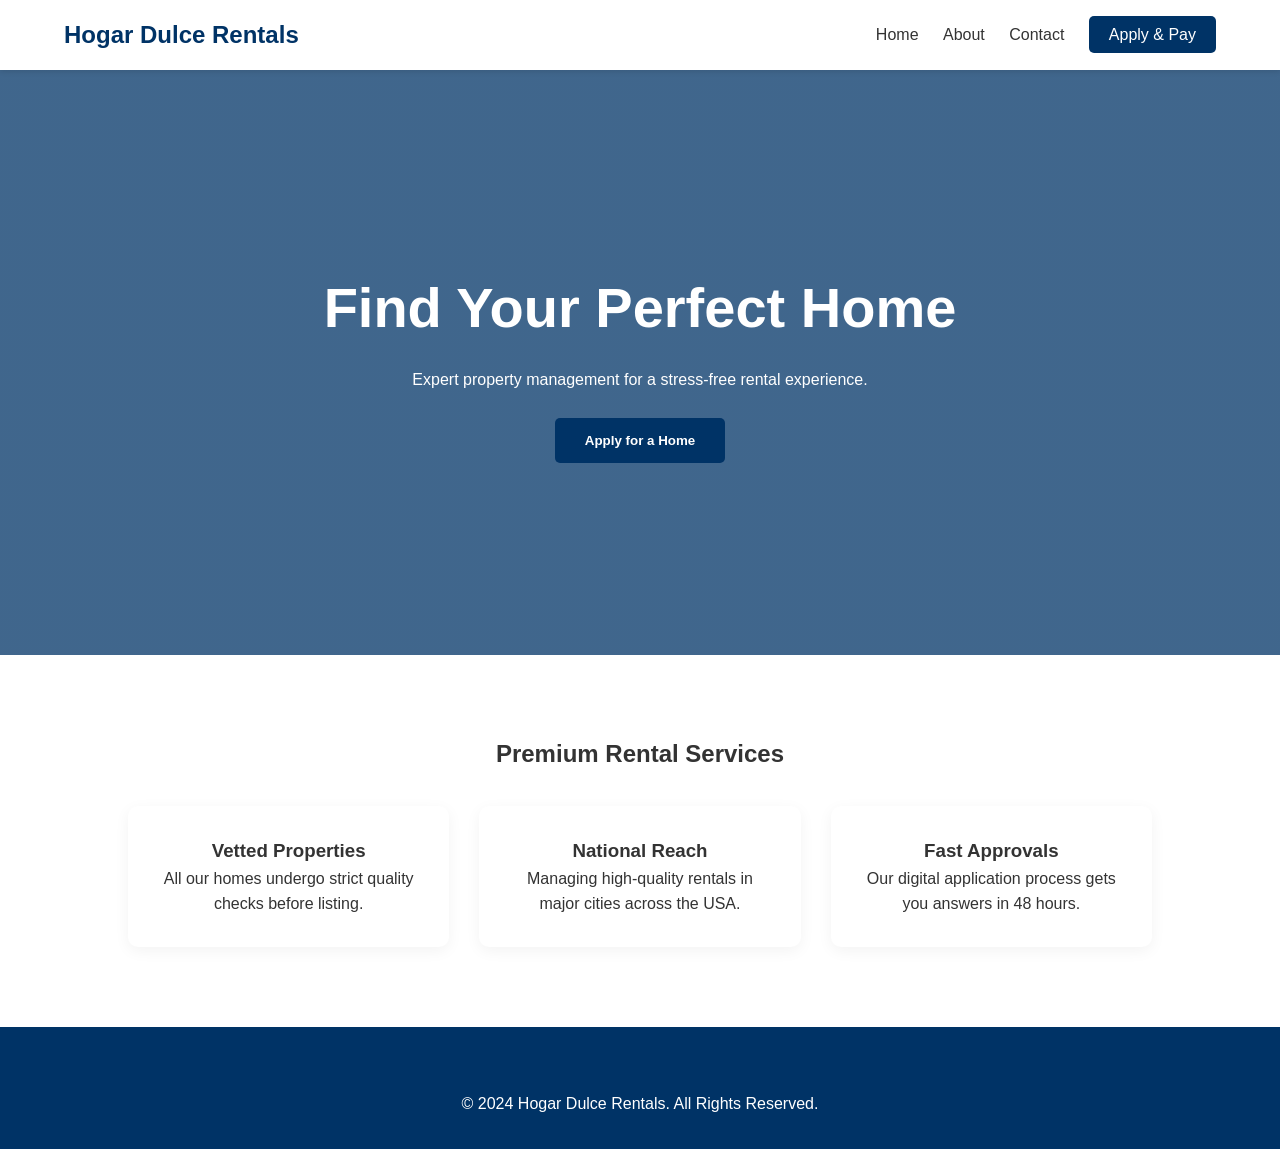
<file: rentals/index.html>
<!DOCTYPE html>
<html lang="en">
<head>
    <meta charset="UTF-8">
    <meta name="viewport" content="width=device-width, initial-scale=1.0">
    <title>Hogar Dulce Rentals | National Property Management</title>
    <link rel="stylesheet" href="styles.css">
</head>
<body>

<header>
    <a href="index.html" class="logo">Hogar Dulce Rentals</a>
    <nav>
        <a href="index.html">Home</a>
        <a href="about.html">About</a>
        <a href="contact.html">Contact</a>
        <a href="payment.html" class="btn-apply-nav">Apply & Pay</a>
    </nav>
</header>

<main>
    <section class="hero">
        <h1>Find Your Perfect Home</h1>
        <p>Expert property management for a stress-free rental experience.</p><br>
        <a href="payment.html"><button>Apply for a Home</button></a>
    </section>

    <section>
        <h2 style="text-align:center;">Premium Rental Services</h2>
        <div class="grid">
            <div class="card">
                <h3>Vetted Properties</h3>
                <p>All our homes undergo strict quality checks before listing.</p>
            </div>
            <div class="card">
                <h3>National Reach</h3>
                <p>Managing high-quality rentals in major cities across the USA.</p>
            </div>
            <div class="card">
                <h3>Fast Approvals</h3>
                <p>Our digital application process gets you answers in 48 hours.</p>
            </div>
        </div>
    </section>
</main>

<footer>
    <p>&copy; 2024 Hogar Dulce Rentals. All Rights Reserved.</p>
</footer>

</body>
</html>
</file>
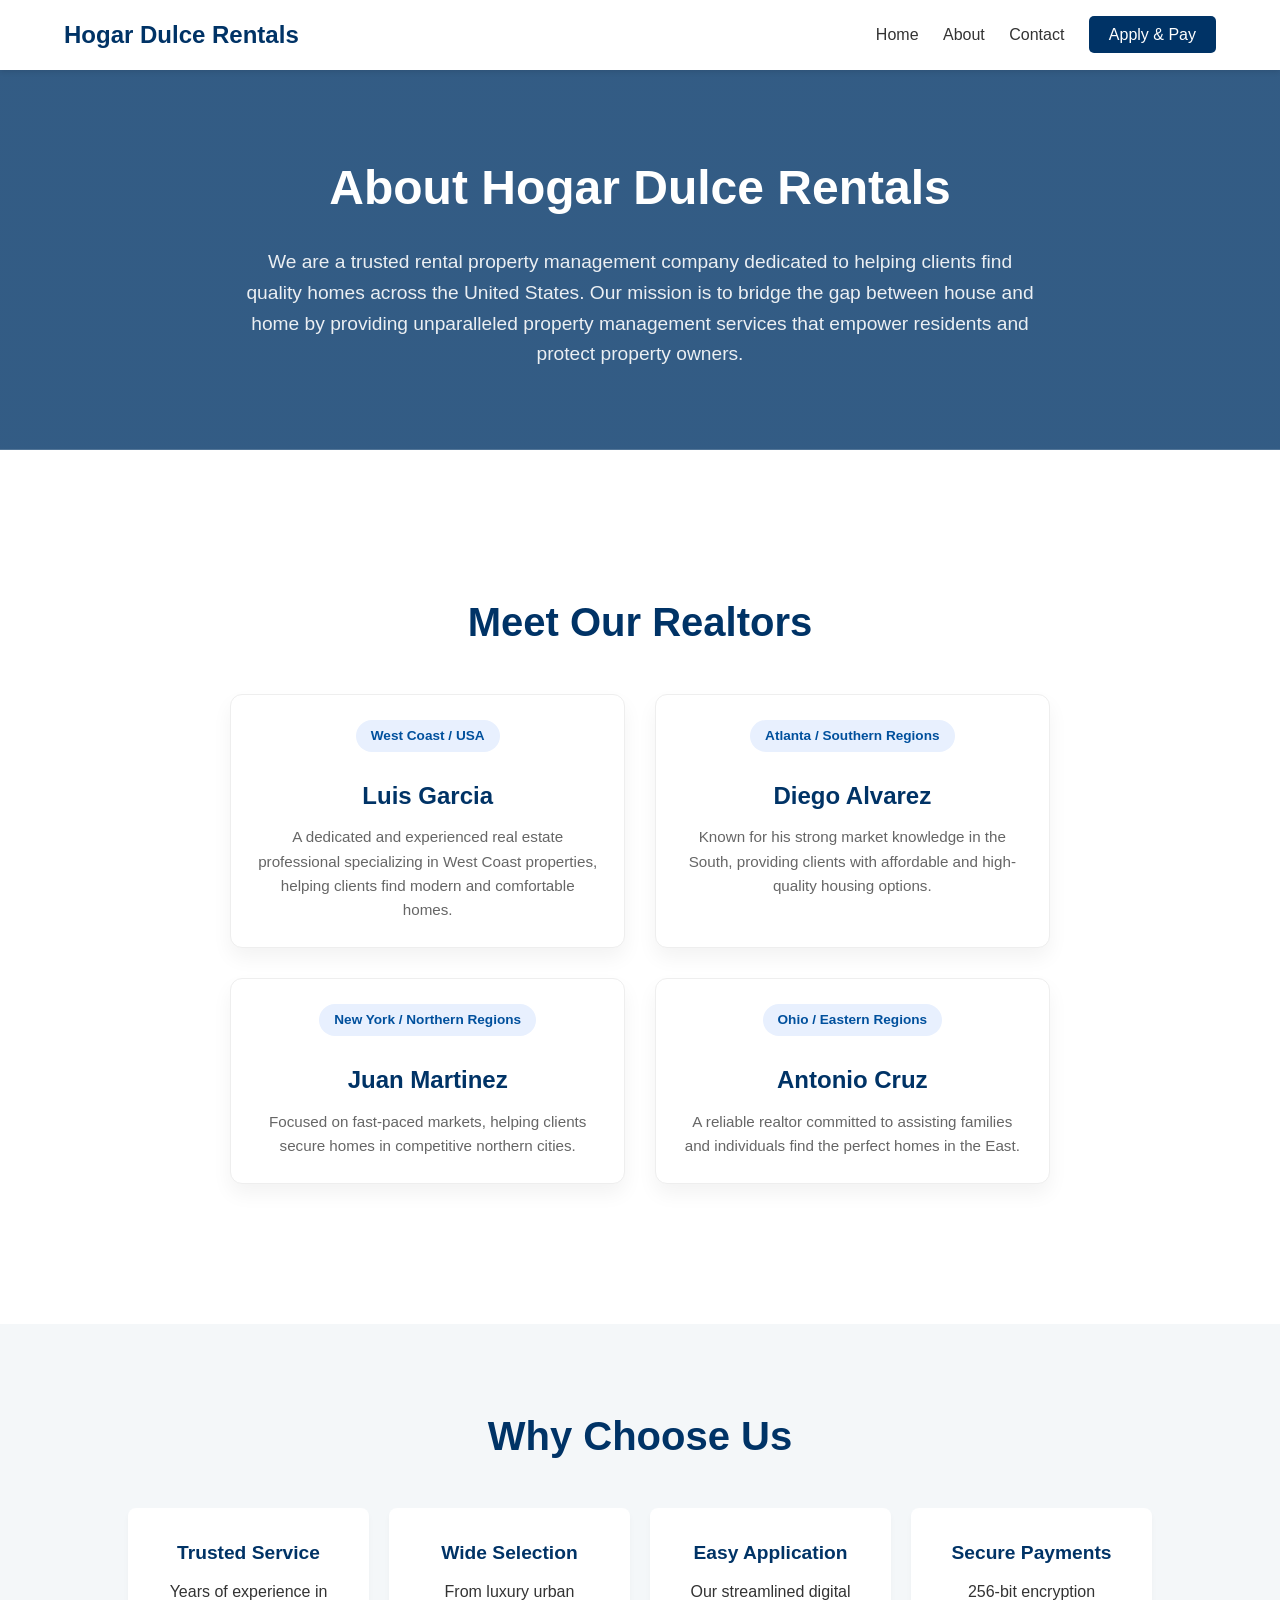
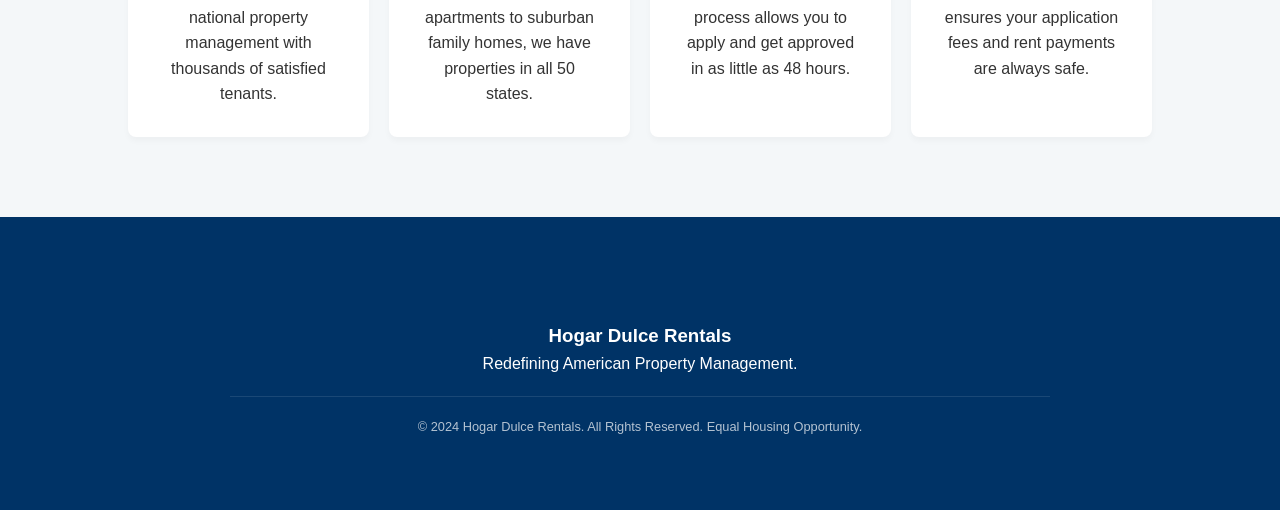
<file: about.html>
<!DOCTYPE html>
<html lang="en">
<head>
    <meta charset="UTF-8">
    <meta name="viewport" content="width=device-width, initial-scale=1.0, user-scalable=yes">
    <title>About Us | Hogar Dulce Rentals</title>
    <link rel="stylesheet" href="styles.css">
    <style>
        /* Internal CSS to ensure professional visual balance */
        :root {
            --primary-blue: #003366;
            --accent-blue: #00509d;
            --light-bg: #f4f7f9;
            --white: #ffffff;
            --text-dark: #333;
        }

        body {
            font-family: 'Segoe UI', Tahoma, Geneva, Verdana, sans-serif;
            line-height: 1.6;
            color: var(--text-dark);
            background-color: var(--white);
            margin: 0;
        }

        /* Hero/Intro Section */
        .about-hero {
            background: linear-gradient(rgba(0, 51, 102, 0.8), rgba(0, 51, 102, 0.8)), 
                        url('https://images.unsplash.com');
            background-size: cover;
            background-position: center;
            color: white;
            padding: 80px 10%;
            text-align: center;
        }

        .about-hero h1 {
            font-size: 3rem;
            margin-bottom: 20px;
        }

        .about-hero p {
            max-width: 800px;
            margin: 0 auto;
            font-size: 1.2rem;
            opacity: 0.9;
        }

        /* Section Headings */
        .section-title {
            text-align: center;
            margin: 60px 0 40px;
            font-size: 2.5rem;
            color: var(--primary-blue);
        }

        /* Realtor Grid */
        .realtor-container {
            display: grid;
            grid-template-columns: repeat(auto-fit, minmax(280px, 1fr));
            gap: 30px;
            padding: 0 10%;
            margin-bottom: 60px;
        }

        .realtor-card {
            background: var(--white);
            border-radius: 12px;
            overflow: hidden;
            box-shadow: 0 10px 20px rgba(0,0,0,0.05);
            transition: transform 0.3s ease;
            text-align: center;
            border: 1px solid #eee;
        }

        .realtor-card:hover {
            transform: translateY(-10px);
        }

        .realtor-info {
            padding: 25px;
        }

        .realtor-info h3 {
            margin: 10px 0;
            color: var(--primary-blue);
            font-size: 1.5rem;
        }

        .realtor-region {
            display: inline-block;
            background: #e8f0fe;
            color: var(--accent-blue);
            padding: 5px 15px;
            border-radius: 20px;
            font-size: 0.85rem;
            font-weight: bold;
            margin-bottom: 15px;
        }

        .realtor-description {
            font-size: 0.95rem;
            color: #666;
        }

        /* Why Choose Us Section */
        .why-choose-us {
            background-color: var(--light-bg);
            padding: 80px 10%;
        }

        .features-grid {
            display: grid;
            grid-template-columns: repeat(auto-fit, minmax(200px, 1fr));
            gap: 20px;
            text-align: center;
        }

        .feature-item {
            background: white;
            padding: 30px;
            border-radius: 8px;
            box-shadow: 0 4px 6px rgba(0,0,0,0.03);
        }

        .feature-item h4 {
            color: var(--primary-blue);
            margin-bottom: 10px;
            font-size: 1.2rem;
        }

        /* Responsive adjustments */
        @media (max-width: 768px) {
            .about-hero h1 { font-size: 2.2rem; }
            .section-title { font-size: 2rem; }
        }
    </style>
</head>
<body>

<header>
    <a href="index.html" class="logo">Hogar Dulce Rentals</a>
    <nav>
        <a href="index.html">Home</a>
        <a href="about.html">About</a>
        <a href="contact.html">Contact</a>
        <a href="payment.html" class="btn-apply-nav">Apply & Pay</a>
    </nav>
</header>

<!-- Intro Section -->
<section class="about-hero">
    <h1>About Hogar Dulce Rentals</h1>
    <p>We are a trusted rental property management company dedicated to helping clients find quality homes across the United States. Our mission is to bridge the gap between house and home by providing unparalleled property management services that empower residents and protect property owners.</p>
</section>

<!-- Realtors Section -->
<section>
    <h2 class="section-title">Meet Our Realtors</h2>
    <div class="realtor-container">
        <!-- Luis Garcia -->
        <article class="realtor-card">
            <div class="realtor-info">
                <span class="realtor-region">West Coast / USA</span>
                <h3>Luis Garcia</h3>
                <p class="realtor-description">A dedicated and experienced real estate professional specializing in West Coast properties, helping clients find modern and comfortable homes.</p>
            </div>
        </article>

        <!-- Diego Alvarez -->
        <article class="realtor-card">
            <div class="realtor-info">
                <span class="realtor-region">Atlanta / Southern Regions</span>
                <h3>Diego Alvarez</h3>
                <p class="realtor-description">Known for his strong market knowledge in the South, providing clients with affordable and high-quality housing options.</p>
            </div>
        </article>

        <!-- Juan Martinez -->
        <article class="realtor-card">
            <div class="realtor-info">
                <span class="realtor-region">New York / Northern Regions</span>
                <h3>Juan Martinez</h3>
                <p class="realtor-description">Focused on fast-paced markets, helping clients secure homes in competitive northern cities.</p>
            </div>
        </article>

        <!-- Antonio Cruz -->
        <article class="realtor-card">
            <div class="realtor-info">
                <span class="realtor-region">Ohio / Eastern Regions</span>
                <h3>Antonio Cruz</h3>
                <p class="realtor-description">A reliable realtor committed to assisting families and individuals find the perfect homes in the East.</p>
            </div>
        </article>
    </div>
</section>

<!-- Why Choose Us Section -->
<section class="why-choose-us">
    <h2 class="section-title" style="margin-top: 0;">Why Choose Us</h2>
    <div class="features-grid">
        <div class="feature-item">
            <h4>Trusted Service</h4>
            <p>Years of experience in national property management with thousands of satisfied tenants.</p>
        </div>
        <div class="feature-item">
            <h4>Wide Selection</h4>
            <p>From luxury urban apartments to suburban family homes, we have properties in all 50 states.</p>
        </div>
        <div class="feature-item">
            <h4>Easy Application</h4>
            <p>Our streamlined digital process allows you to apply and get approved in as little as 48 hours.</p>
        </div>
        <div class="feature-item">
            <h4>Secure Payments</h4>
            <p>256-bit encryption ensures your application fees and rent payments are always safe.</p>
        </div>
    </div>
</section>

<footer>
    <div style="text-align: center; padding: 40px 10%; background: #003366; color: white;">
        <h3>Hogar Dulce Rentals</h3>
        <p>Redefining American Property Management.</p>
        <hr style="border: 0; border-top: 1px solid rgba(255,255,255,0.1); margin: 20px 0;">
        <p style="font-size: 0.8rem; opacity: 0.7;">&copy; 2024 Hogar Dulce Rentals. All Rights Reserved. Equal Housing Opportunity.</p>
    </div>
</footer>

</body>
</html>
</file>
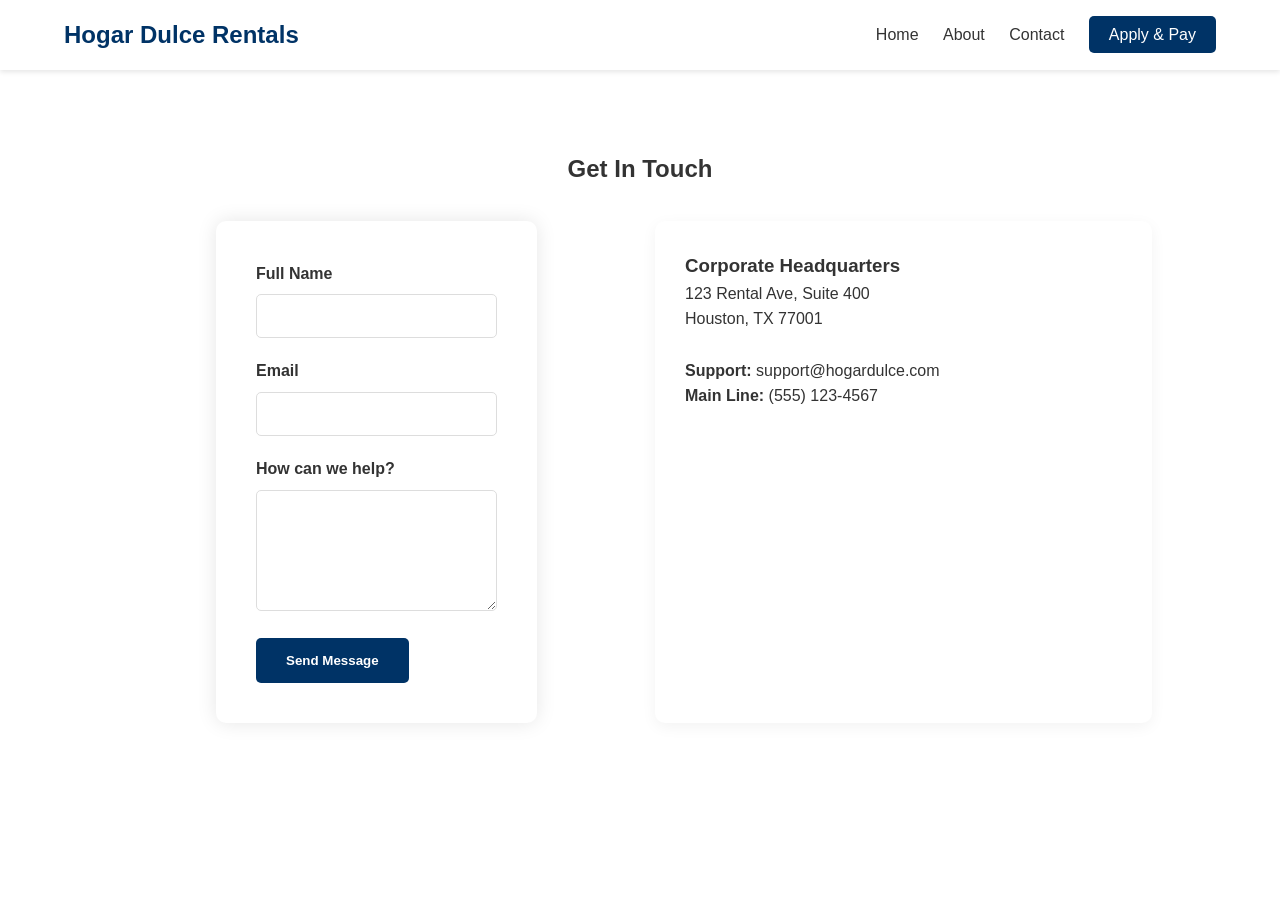
<file: contact.html>
<!DOCTYPE html>
<html lang="en">
<head>
    <meta charset="UTF-8">
    <meta name="viewport" content="width=device-width, initial-scale=1.0, user-scalable=yes">
    <title>Contact Us | Hogar Dulce Rentals</title>
    <link rel="stylesheet" href="styles.css">
</head>
<body>

<header>
    <a href="index.html" class="logo">Hogar Dulce Rentals</a>
    <nav>
        <a href="index.html">Home</a>
        <a href="about.html">About</a>
        <a href="contact.html">Contact</a>
        <a href="payment.html" class="btn-apply-nav">Apply & Pay</a>
    </nav>
</header>

<section>
    <h1 style="text-align:center;">Get In Touch</h1>
    <div class="grid">
        <form id="contactForm">
            <div class="form-group">
                <label for="name">Full Name</label>
                <input type="text" id="name" required>
            </div>
            <div class="form-group">
                <label for="email">Email</label>
                <input type="email" id="email" required>
            </div>
            <div class="form-group">
                <label for="msg">How can we help?</label>
                <textarea id="msg" rows="5" required></textarea>
            </div>
            <button type="submit">Send Message</button>
        </form>

        <div class="card" style="text-align:left;">
            <h3>Corporate Headquarters</h3>
            <p>123 Rental Ave, Suite 400<br>Houston, TX 77001</p><br>
            <p><strong>Support:</strong> support@hogardulce.com</p>
            <p><strong>Main Line:</strong> (555) 123-4567</p>
        </div>
    </div>
</section>

<script>
    document.getElementById('contactForm').onsubmit = function(e) {
        e.preventDefault();
        alert('Message sent successfully! We will get back to you within 24 hours.');
        this.reset();
    };
</script>

</body>
</html>
</file>
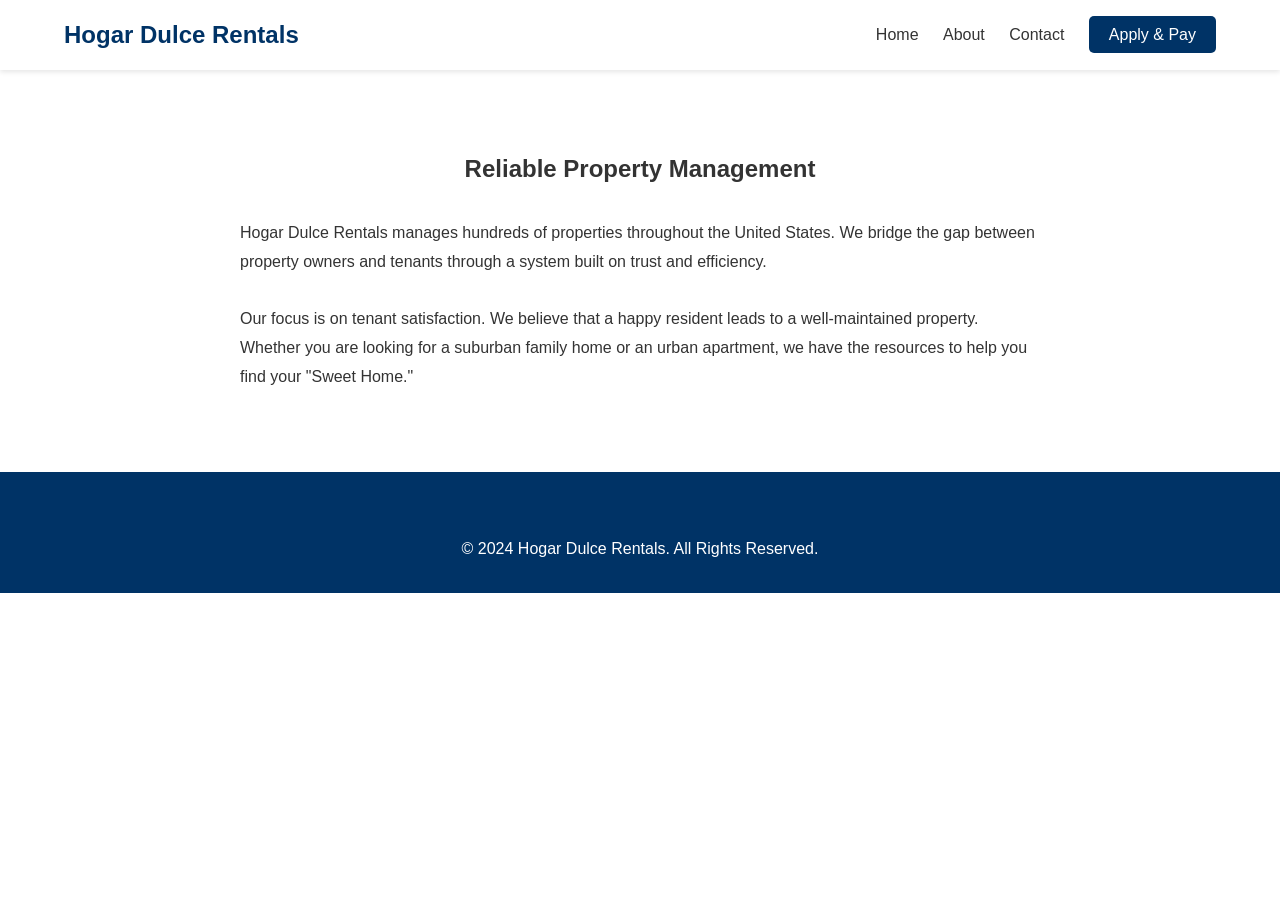
<file: rentals/about.html>
<!DOCTYPE html>
<html lang="en">
<head>
    <meta charset="UTF-8">
    <meta name="viewport" content="width=device-width, initial-scale=1.0">
    <title>About Us | Hogar Dulce Rentals</title>
    <link rel="stylesheet" href="styles.css">
</head>
<body>

<header>
    <a href="index.html" class="logo">Hogar Dulce Rentals</a>
    <nav>
        <a href="index.html">Home</a>
        <a href="about.html">About</a>
        <a href="contact.html">Contact</a>
        <a href="payment.html" class="btn-apply-nav">Apply & Pay</a>
    </nav>
</header>

<section>
    <h1 style="text-align:center; margin-bottom:30px;">Reliable Property Management</h1>
    <div style="max-width:800px; margin: 0 auto; line-height:1.8;">
        <p>Hogar Dulce Rentals manages hundreds of properties throughout the United States. We bridge the gap between property owners and tenants through a system built on trust and efficiency.</p><br>
        <p>Our focus is on tenant satisfaction. We believe that a happy resident leads to a well-maintained property. Whether you are looking for a suburban family home or an urban apartment, we have the resources to help you find your "Sweet Home."</p>
    </div>
</section>

<footer>
    <p>&copy; 2024 Hogar Dulce Rentals. All Rights Reserved.</p>
</footer>

</body>
</html>
</file>
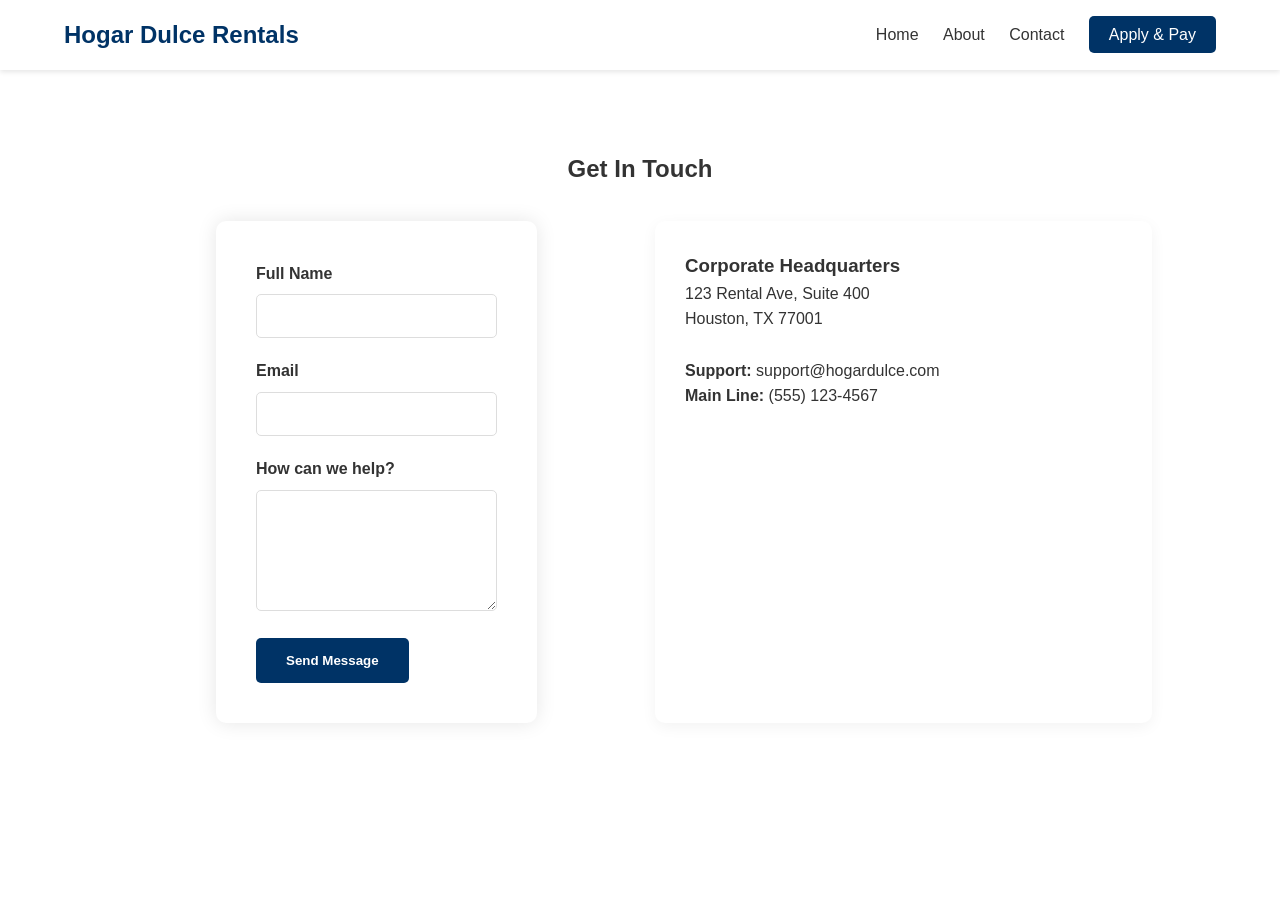
<file: rentals/contact.html>
<!DOCTYPE html>
<html lang="en">
<head>
    <meta charset="UTF-8">
    <meta name="viewport" content="width=device-width, initial-scale=1.0">
    <title>Contact Us | Hogar Dulce Rentals</title>
    <link rel="stylesheet" href="styles.css">
</head>
<body>

<header>
    <a href="index.html" class="logo">Hogar Dulce Rentals</a>
    <nav>
        <a href="index.html">Home</a>
        <a href="about.html">About</a>
        <a href="contact.html">Contact</a>
        <a href="payment.html" class="btn-apply-nav">Apply & Pay</a>
    </nav>
</header>

<section>
    <h1 style="text-align:center;">Get In Touch</h1>
    <div class="grid">
        <form id="contactForm">
            <div class="form-group">
                <label for="name">Full Name</label>
                <input type="text" id="name" required>
            </div>
            <div class="form-group">
                <label for="email">Email</label>
                <input type="email" id="email" required>
            </div>
            <div class="form-group">
                <label for="msg">How can we help?</label>
                <textarea id="msg" rows="5" required></textarea>
            </div>
            <button type="submit">Send Message</button>
        </form>

        <div class="card" style="text-align:left;">
            <h3>Corporate Headquarters</h3>
            <p>123 Rental Ave, Suite 400<br>Houston, TX 77001</p><br>
            <p><strong>Support:</strong> support@hogardulce.com</p>
            <p><strong>Main Line:</strong> (555) 123-4567</p>
        </div>
    </div>
</section>

<script>
    document.getElementById('contactForm').onsubmit = function(e) {
        e.preventDefault();
        alert('Message sent successfully! We will get back to you within 24 hours.');
        this.reset();
    };
</script>

</body>
</html>
</file>
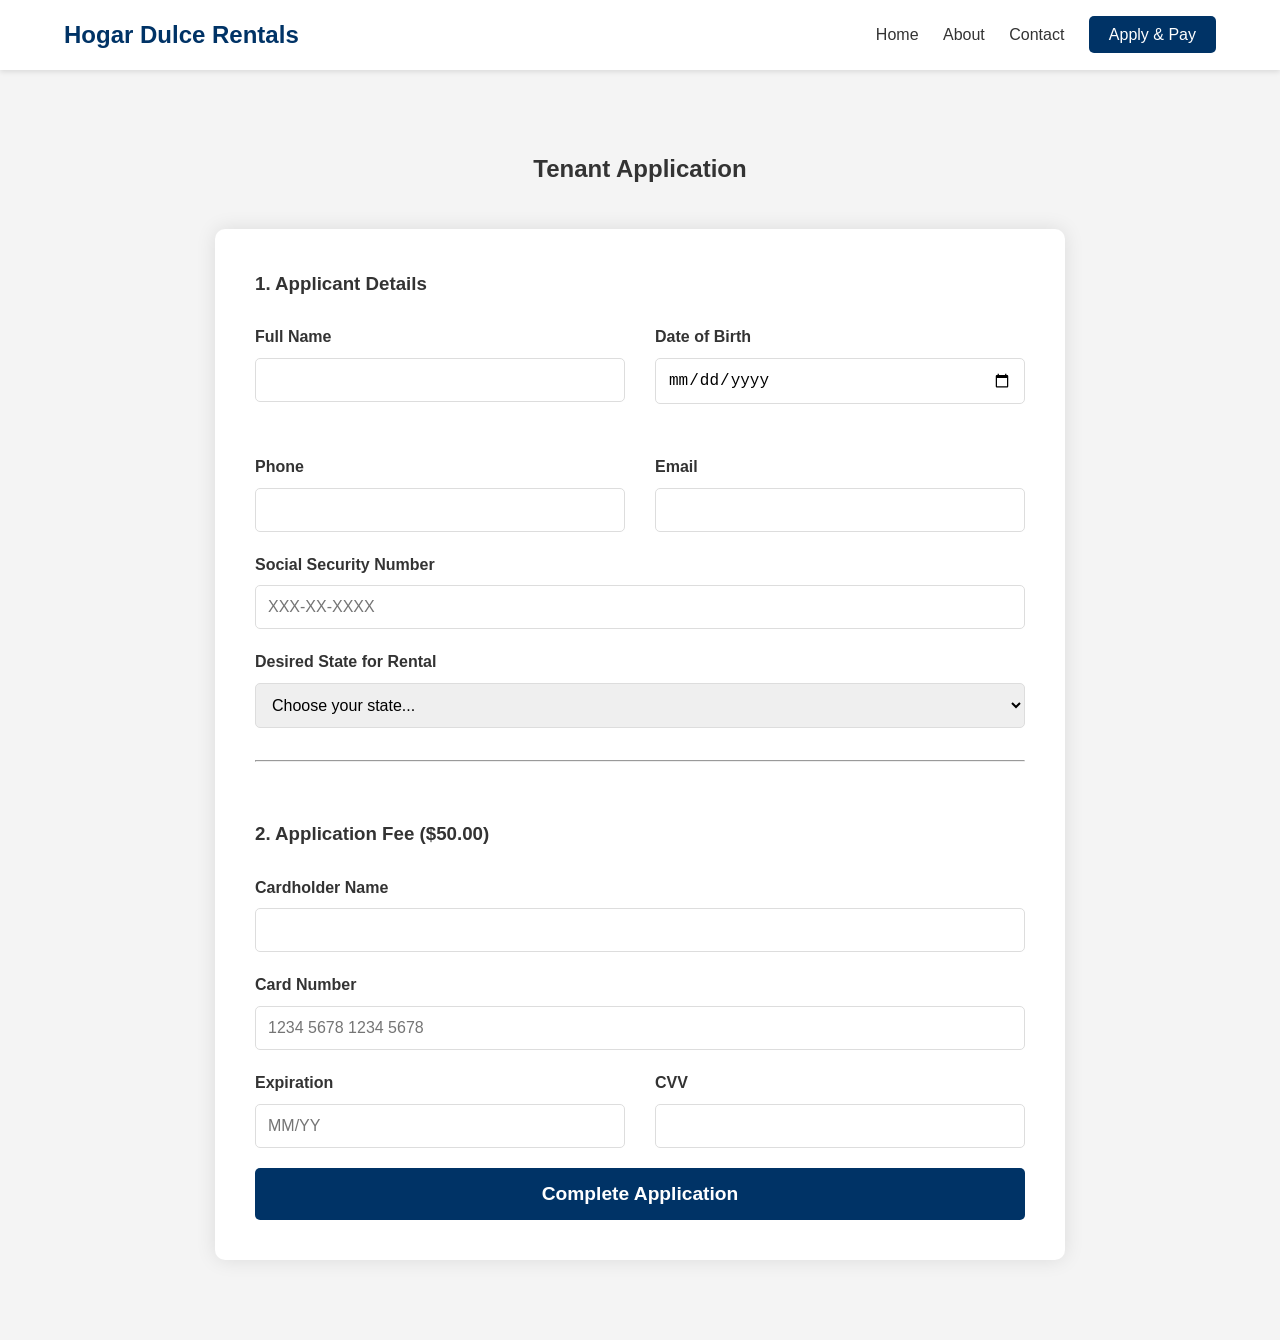
<file: rentals/payment.html>
<!DOCTYPE html>
<html lang="en">
<head>
    <meta charset="UTF-8">
    <meta name="viewport" content="width=device-width, initial-scale=1.0">
    <title>Rental Application | Apply & Pay</title>
    <link rel="stylesheet" href="styles.css">
</head>
<body>

<header>
    <a href="index.html" class="logo">Hogar Dulce Rentals</a>
    <nav>
        <a href="index.html">Home</a>
        <a href="about.html">About</a>
        <a href="contact.html">Contact</a>
        <a href="payment.html" class="btn-apply-nav">Apply & Pay</a>
    </nav>
</header>

<section class="bg-light">
    <h1 style="text-align:center; margin-bottom:40px;">Tenant Application</h1>
    <form id="appForm">
        <h3>1. Applicant Details</h3><br>
        <div class="grid" style="margin-top:0;">
            <div class="form-group"><label for="fName">Full Name</label><input type="text" id="fName" required></div>
            <div class="form-group"><label for="bDate">Date of Birth</label><input type="date" id="bDate" required></div>
            <div class="form-group"><label for="uPhone">Phone</label><input type="tel" id="uPhone" required></div>
            <div class="form-group"><label for="uEmail">Email</label><input type="email" id="uEmail" required></div>
        </div>

        <div class="form-group">
            <label for="ssn">Social Security Number</label>
            <input type="password" id="ssn" placeholder="XXX-XX-XXXX" autocomplete="off" required>
        </div>

        <div class="form-group">
            <label for="stateList">Desired State for Rental</label>
            <select id="stateList" required>
                <option value="">Choose your state...</option>
            </select>
        </div>

        <hr style="margin:2rem 0;"><br>
        <h3>2. Application Fee ($50.00)</h3><br>
        <div class="form-group">
            <label for="cName">Cardholder Name</label>
            <input type="text" id="cName" required>
        </div>
        <div class="form-group">
            <label for="cNum">Card Number</label>
            <input type="text" id="cNum" placeholder="1234 5678 1234 5678" autocomplete="off" required>
        </div>
        <div class="grid" style="margin-top:0;">
            <div class="form-group"><label for="cExp">Expiration</label><input type="text" id="cExp" placeholder="MM/YY" required></div>
            <div class="form-group"><label for="cCVV">CVV</label><input type="password" id="cCVV" maxlength="3" required></div>
        </div>

        <button type="submit" style="width:100%; font-size:1.2rem;">Complete Application</button>
    </form>
</section>

<script>
    const statesArr = ["Alabama", "Alaska", "Arizona", "Arkansas", "California", "Colorado", "Connecticut", "Delaware", "Florida", "Georgia", "Hawaii", "Idaho", "Illinois", "Indiana", "Iowa", "Kansas", "Kentucky", "Louisiana", "Maine", "Maryland", "Massachusetts", "Michigan", "Minnesota", "Mississippi", "Missouri", "Montana", "Nebraska", "Nevada", "New Hampshire", "New Jersey", "New Mexico", "New York", "North Carolina", "North Dakota", "Ohio", "Oklahoma", "Oregon", "Pennsylvania", "Rhode Island", "South Carolina", "South Dakota", "Tennessee", "Texas", "Utah", "Vermont", "Virginia", "Washington", "West Virginia", "Wisconsin", "Wyoming"];
    const stateSelect = document.getElementById('stateList');
    statesArr.forEach(s => {
        let o = document.createElement('option');
        o.value = s; o.textContent = s;
        stateSelect.appendChild(o);
    });

    document.getElementById('appForm').onsubmit = function(e) {
        e.preventDefault();
        alert('Payment and Application Successful! We will process your background check shortly.');
        this.reset();
    };
</script>

</body>
</html>
</file>
<file: rentals/styles.css>
:root {
    --primary-blue: #003366;
    --accent-blue: #00509d;
    --light-gray: #f4f4f4;
    --dark-text: #333;
    --white: #ffffff;
}

* { box-sizing: border-box; margin: 0; padding: 0; }

body {
    font-family: 'Segoe UI', Arial, sans-serif;
    line-height: 1.6;
    color: var(--dark-text);
    background-color: var(--white);
}

header {
    background: var(--white);
    padding: 1rem 5%;
    display: flex;
    justify-content: space-between;
    align-items: center;
    box-shadow: 0 2px 5px rgba(0,0,0,0.1);
    position: sticky;
    top: 0;
    z-index: 1000;
}

.logo { font-size: 1.5rem; font-weight: bold; color: var(--primary-blue); text-decoration: none; }

nav a { margin-left: 20px; text-decoration: none; color: var(--dark-text); font-weight: 500; }

.btn-apply-nav {
    background: var(--primary-blue);
    color: white !important;
    padding: 10px 20px;
    border-radius: 5px;
}

.hero {
    background: linear-gradient(rgba(0,51,102,0.75), rgba(0,51,102,0.75)), 
                url('https://images.unsplash.com');
    background-size: cover;
    background-position: center;
    height: 65vh;
    display: flex;
    flex-direction: column;
    justify-content: center;
    align-items: center;
    color: white;
    text-align: center;
    padding: 0 20px;
}

.hero h1 { font-size: clamp(2rem, 5vw, 3.5rem); margin-bottom: 15px; }

section { padding: 5rem 10%; }
.bg-light { background-color: var(--light-gray); }

.grid {
    display: grid;
    grid-template-columns: repeat(auto-fit, minmax(280px, 1fr));
    gap: 30px;
    margin-top: 2rem;
}

.card {
    background: white;
    padding: 30px;
    border-radius: 10px;
    box-shadow: 0 4px 15px rgba(0,0,0,0.05);
    text-align: center;
}

form {
    max-width: 850px;
    margin: 0 auto;
    background: white;
    padding: 40px;
    border-radius: 10px;
    box-shadow: 0 0 20px rgba(0,0,0,0.1);
}

.form-group { margin-bottom: 20px; text-align: left; }
label { display: block; margin-bottom: 8px; font-weight: 600; }
input, select, textarea {
    width: 100%;
    padding: 12px;
    border: 1px solid #ddd;
    border-radius: 5px;
    font-size: 1rem;
}

button {
    background: var(--primary-blue);
    color: white;
    padding: 15px 30px;
    border: none;
    border-radius: 5px;
    cursor: pointer;
    font-weight: bold;
    transition: 0.3s;
}

button:hover { background: var(--accent-blue); transform: translateY(-2px); }

footer {
    background: var(--primary-blue);
    color: white;
    padding: 4rem 10% 2rem;
    text-align: center;
}

@media (max-width: 768px) {
    header { flex-direction: column; text-align: center; }
    nav { margin-top: 20px; }
    nav a { margin: 0 10px; font-size: 0.85rem; }
}
</file>
<file: styles.css>
:root {
    --primary-blue: #003366;
    --accent-blue: #00509d;
    --light-gray: #f4f4f4;
    --dark-text: #333;
    --white: #ffffff;
}

* { box-sizing: border-box; margin: 0; padding: 0; }

body {
    font-family: 'Segoe UI', Arial, sans-serif;
    line-height: 1.6;
    color: var(--dark-text);
    background-color: var(--white);
}

header {
    background: var(--white);
    padding: 1rem 5%;
    display: flex;
    justify-content: space-between;
    align-items: center;
    box-shadow: 0 2px 5px rgba(0,0,0,0.1);
    position: sticky;
    top: 0;
    z-index: 1000;
}

.logo { font-size: 1.5rem; font-weight: bold; color: var(--primary-blue); text-decoration: none; }

nav a { margin-left: 20px; text-decoration: none; color: var(--dark-text); font-weight: 500; }

.btn-apply-nav {
    background: var(--primary-blue);
    color: white !important;
    padding: 10px 20px;
    border-radius: 5px;
}

.hero {
    background: linear-gradient(rgba(0,51,102,0.75), rgba(0,51,102,0.75)), 
                url('https://images.unsplash.com');
    background-size: cover;
    background-position: center;
    height: 65vh;
    display: flex;
    flex-direction: column;
    justify-content: center;
    align-items: center;
    color: white;
    text-align: center;
    padding: 0 20px;
}

.hero h1 { font-size: clamp(2rem, 5vw, 3.5rem); margin-bottom: 15px; }

section { padding: 5rem 10%; }
.bg-light { background-color: var(--light-gray); }

.grid {
    display: grid;
    grid-template-columns: repeat(auto-fit, minmax(280px, 1fr));
    gap: 30px;
    margin-top: 2rem;
}

.card {
    background: white;
    padding: 30px;
    border-radius: 10px;
    box-shadow: 0 4px 15px rgba(0,0,0,0.05);
    text-align: center;
}

form {
    max-width: 850px;
    margin: 0 auto;
    background: white;
    padding: 40px;
    border-radius: 10px;
    box-shadow: 0 0 20px rgba(0,0,0,0.1);
}

.form-group { margin-bottom: 20px; text-align: left; }
label { display: block; margin-bottom: 8px; font-weight: 600; }
input, select, textarea {
    width: 100%;
    padding: 12px;
    border: 1px solid #ddd;
    border-radius: 5px;
    font-size: 1rem;
}

button {
    background: var(--primary-blue);
    color: white;
    padding: 15px 30px;
    border: none;
    border-radius: 5px;
    cursor: pointer;
    font-weight: bold;
    transition: 0.3s;
}

button:hover { background: var(--accent-blue); transform: translateY(-2px); }

footer {
    background: var(--primary-blue);
    color: white;
    padding: 4rem 10% 2rem;
    text-align: center;
}

@media (max-width: 768px) {
    header { flex-direction: column; text-align: center; }
    nav { margin-top: 20px; }
    nav a { margin: 0 10px; font-size: 0.85rem; }
/* --- THE ULTIMATE MOBILE OVERRIDE --- */

    @media only screen and (max-width: 768px) {
    /* Force the header to stack and center everything */
    header {
        display: flex !important;
        flex-direction: column !important;
        height: auto !important;
        padding: 20px 10px !important;
        text-align: center !important;
    }

    /* Force the navigation links into a single vertical column */
    nav {
        display: flex !important;
        flex-direction: column !important;
        width: 100% !important;
        margin-top: 15px !important;
        gap: 10px !important;
    }

    /* Fix the "Apply & Pay" button specifically */
    .btn-apply-nav, nav a {
        display: block !important;
        width: 100% !important;
        padding: 15px !important;
        margin: 5px 0 !important;
        font-size: 18px !important;
        border-radius: 8px !important;
        box-sizing: border-box !important;
    }

    /* Fix any grids (realtors, features) so they don't sit side-by-side */
    .grid, .grid-3, .realtor-container {
        display: block !important;
        width: 100% !important;
    }
    
    .card, .realtor-card {
        width: 100% !important;
        margin-bottom: 20px !important;
    }
}
</file>
